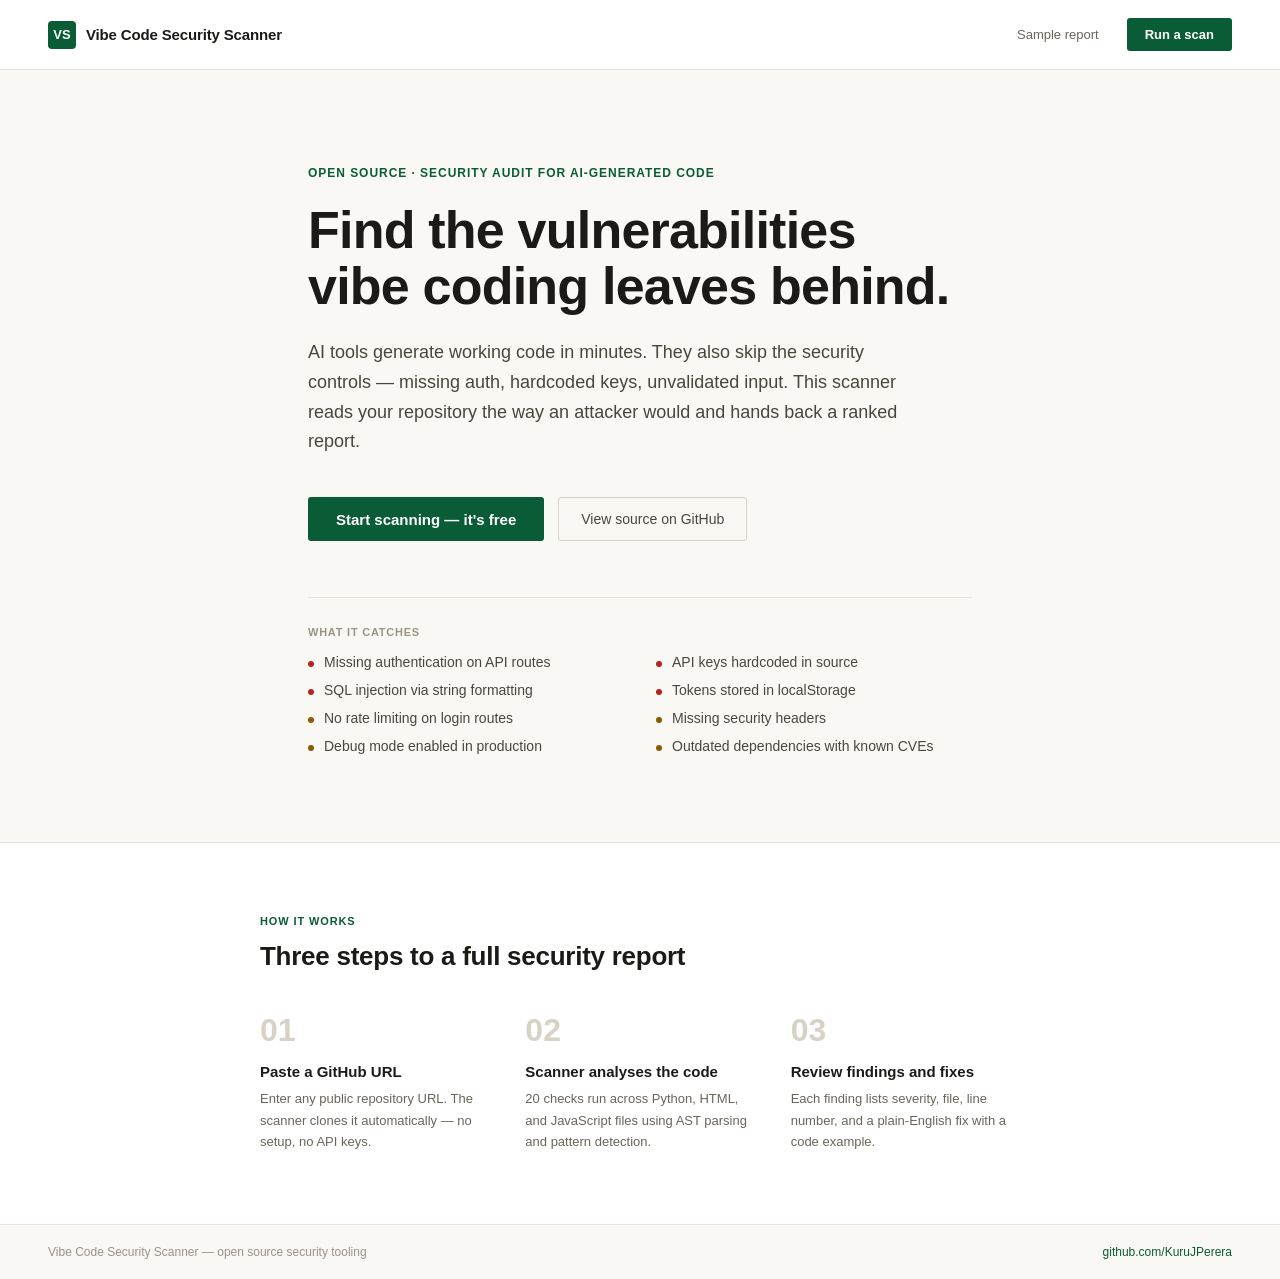
<file: static/landing.html>
<!DOCTYPE html>
<html lang="en">
<head>
<meta charset="UTF-8"/>
<meta name="viewport" content="width=device-width, initial-scale=1.0"/>
<title>Vibe Code Security Scanner</title>
<style>
*{box-sizing:border-box;margin:0;padding:0}
body{background:#faf8f5;font-family:-apple-system,'Helvetica Neue',Helvetica,Arial,sans-serif;color:#1c1a17}
a{color:#0a5c36;text-decoration:none}
a:hover{color:#073d24;text-decoration:underline}
.topbar{background:#fff;border-bottom:1px solid #e6e1d8;padding:18px 48px;display:flex;align-items:center;justify-content:space-between}
.logo{width:28px;height:28px;background:#0a5c36;border-radius:4px;display:flex;align-items:center;justify-content:center;font-size:13px;font-weight:700;color:#fff}
.topbar-left{display:flex;align-items:center;gap:10px}
.topbar-title{font-size:15px;font-weight:600;letter-spacing:-0.01em}
.topbar-nav{display:flex;align-items:center;gap:28px}
.btn-primary{display:inline-flex;align-items:center;gap:8px;background:#0a5c36;color:#fff;font-size:13px;font-weight:600;padding:9px 18px;border-radius:3px;text-decoration:none}
.btn-primary:hover{background:#073d24;text-decoration:none;color:#fff}
.btn-ghost{display:inline-flex;align-items:center;gap:8px;background:transparent;color:#4a453d;font-size:14px;padding:13px 22px;border-radius:3px;border:1px solid #d8d2c6;text-decoration:none}
.btn-ghost:hover{border-color:#0a5c36;color:#0a5c36;text-decoration:none}
.hero{max-width:760px;margin:0 auto;padding:96px 48px 88px}
.eyebrow{font-size:12px;font-weight:600;letter-spacing:.08em;text-transform:uppercase;color:#0a5c36;margin-bottom:22px}
.hero h1{font-size:52px;font-weight:700;line-height:1.08;letter-spacing:-0.015em;margin-bottom:24px}
.hero-sub{font-size:18px;line-height:1.65;color:#4a453d;max-width:600px;margin-bottom:40px}
.cta-row{display:flex;gap:14px;margin-bottom:56px;flex-wrap:wrap}
.btn-hero{display:inline-flex;align-items:center;gap:8px;background:#0a5c36;color:#fff;font-size:15px;font-weight:600;padding:13px 28px;border-radius:3px;text-decoration:none}
.btn-hero:hover{background:#073d24;text-decoration:none;color:#fff}
.checks-section{border-top:1px solid #e6e1d8;padding-top:28px}
.checks-label{font-size:11px;font-weight:600;text-transform:uppercase;letter-spacing:.07em;color:#9a9287;margin-bottom:16px}
.checks-grid{display:grid;grid-template-columns:1fr 1fr;gap:12px 32px}
.check-item{display:flex;align-items:baseline;gap:10px;font-size:14px;color:#4a453d}
.dot{width:6px;height:6px;border-radius:50%;flex-shrink:0;margin-top:5px}
.dot-red{background:#b3261e}
.dot-amber{background:#8a5a00}
.steps-section{background:#fff;border-top:1px solid #e6e1d8;border-bottom:1px solid #e6e1d8;padding:72px 48px}
.steps-inner{max-width:760px;margin:0 auto}
.steps-eyebrow{font-size:11px;font-weight:600;color:#0a5c36;text-transform:uppercase;letter-spacing:.08em;margin-bottom:14px}
.steps-title{font-size:26px;font-weight:700;letter-spacing:-0.01em;margin-bottom:40px}
.steps-grid{display:grid;grid-template-columns:repeat(3,1fr);gap:36px}
.step-num{font-size:32px;font-weight:700;color:#d8d2c6;margin-bottom:14px;font-variant-numeric:tabular-nums}
.step-title{font-size:15px;font-weight:600;margin-bottom:8px}
.step-desc{font-size:13px;color:#6b6459;line-height:1.65}
.footer{padding:20px 48px;display:flex;align-items:center;justify-content:space-between}
.footer-text{font-size:12px;color:#9a9287}
@media(max-width:768px){
  .topbar{padding:14px 24px}
  .hero{padding:56px 24px}
  .hero h1{font-size:34px}
  .checks-grid{grid-template-columns:1fr}
  .steps-section{padding:48px 24px}
  .steps-grid{grid-template-columns:1fr;gap:24px}
  .footer{padding:16px 24px;flex-direction:column;gap:8px;text-align:center}
}
</style>
</head>
<body>

<div class="topbar">
  <div class="topbar-left">
    <div class="logo">VS</div>
    <span class="topbar-title">Vibe Code Security Scanner</span>
  </div>
  <div class="topbar-nav">
    <a href="/results" style="font-size:13px;color:#6b6459">Sample report</a>
    <a href="/scanner" class="btn-primary">Run a scan</a>
  </div>
</div>

<section class="hero">
  <div class="eyebrow">Open source · Security audit for AI-generated code</div>
  <h1>Find the vulnerabilities<br/>vibe coding leaves behind.</h1>
  <p class="hero-sub">AI tools generate working code in minutes. They also skip the security controls — missing auth, hardcoded keys, unvalidated input. This scanner reads your repository the way an attacker would and hands back a ranked report.</p>
  <div class="cta-row">
    <a href="/scanner" class="btn-hero">Start scanning — it's free</a>
    <a href="https://github.com/KuruJPerera/vibe-code-security-scanner" target="_blank" class="btn-ghost">View source on GitHub</a>
  </div>
  <div class="checks-section">
    <div class="checks-label">What it catches</div>
    <div class="checks-grid">
      <div class="check-item"><span class="dot dot-red"></span>Missing authentication on API routes</div>
      <div class="check-item"><span class="dot dot-red"></span>API keys hardcoded in source</div>
      <div class="check-item"><span class="dot dot-red"></span>SQL injection via string formatting</div>
      <div class="check-item"><span class="dot dot-red"></span>Tokens stored in localStorage</div>
      <div class="check-item"><span class="dot dot-amber"></span>No rate limiting on login routes</div>
      <div class="check-item"><span class="dot dot-amber"></span>Missing security headers</div>
      <div class="check-item"><span class="dot dot-amber"></span>Debug mode enabled in production</div>
      <div class="check-item"><span class="dot dot-amber"></span>Outdated dependencies with known CVEs</div>
    </div>
  </div>
</section>

<section class="steps-section">
  <div class="steps-inner">
    <div class="steps-eyebrow">How it works</div>
    <div class="steps-title">Three steps to a full security report</div>
    <div class="steps-grid">
      <div>
        <div class="step-num">01</div>
        <div class="step-title">Paste a GitHub URL</div>
        <div class="step-desc">Enter any public repository URL. The scanner clones it automatically — no setup, no API keys.</div>
      </div>
      <div>
        <div class="step-num">02</div>
        <div class="step-title">Scanner analyses the code</div>
        <div class="step-desc">20 checks run across Python, HTML, and JavaScript files using AST parsing and pattern detection.</div>
      </div>
      <div>
        <div class="step-num">03</div>
        <div class="step-title">Review findings and fixes</div>
        <div class="step-desc">Each finding lists severity, file, line number, and a plain-English fix with a code example.</div>
      </div>
    </div>
  </div>
</section>

<div class="footer">
  <span class="footer-text">Vibe Code Security Scanner — open source security tooling</span>
  <a href="https://github.com/KuruJPerera/vibe-code-security-scanner" target="_blank" style="font-size:12px">github.com/KuruJPerera</a>
</div>

</body>
</html>
</file>
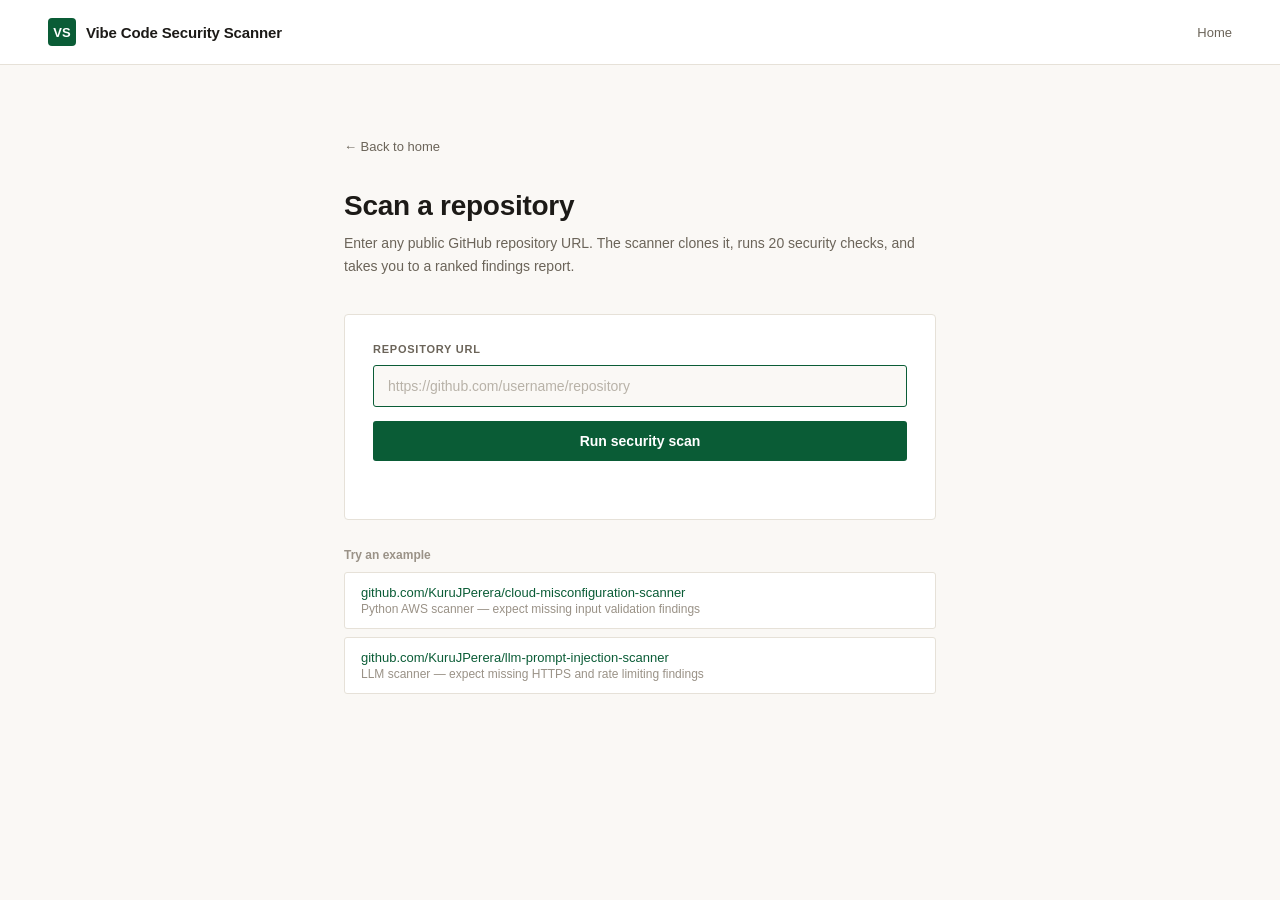
<file: static/scanner.html>
<!DOCTYPE html>
<html lang="en">
<head>
<meta charset="UTF-8"/>
<meta name="viewport" content="width=device-width, initial-scale=1.0"/>
<title>Scan — Vibe Code Security Scanner</title>
<style>
*{box-sizing:border-box;margin:0;padding:0}
body{background:#faf8f5;font-family:-apple-system,'Helvetica Neue',Helvetica,Arial,sans-serif;color:#1c1a17}
a{color:#0a5c36;text-decoration:none}
a:hover{color:#073d24}
@keyframes spin{to{transform:rotate(360deg)}}
.topbar{background:#fff;border-bottom:1px solid #e6e1d8;padding:18px 48px;display:flex;align-items:center;justify-content:space-between}
.logo{width:28px;height:28px;background:#0a5c36;border-radius:4px;display:flex;align-items:center;justify-content:center;font-size:13px;font-weight:700;color:#fff}
.topbar-left{display:flex;align-items:center;gap:10px}
.topbar-title{font-size:15px;font-weight:600;letter-spacing:-0.01em}
.wrap{max-width:640px;margin:0 auto;padding:72px 24px}
.back{display:inline-flex;align-items:center;gap:6px;font-size:13px;color:#6b6459;margin-bottom:36px}
.back:hover{color:#1c1a17}
.page-title{font-size:28px;font-weight:700;letter-spacing:-0.01em;margin-bottom:10px}
.page-sub{font-size:14px;color:#6b6459;line-height:1.65;margin-bottom:36px}
.card{background:#fff;border:1px solid #e6e1d8;border-radius:4px;padding:28px}
.input-label{font-size:11px;font-weight:600;color:#6b6459;text-transform:uppercase;letter-spacing:.07em;margin-bottom:10px}
.url-input{width:100%;padding:12px 14px;border-radius:3px;border:1px solid #d8d2c6;background:#faf8f5;color:#1c1a17;font-size:14px;outline:none;margin-bottom:14px;font-family:inherit;transition:border-color .15s}
.url-input:focus{border-color:#0a5c36}
.url-input::placeholder{color:#b8b2a8}
.scan-btn{width:100%;padding:12px;border-radius:3px;border:none;background:#0a5c36;color:#fff;font-size:14px;font-weight:600;cursor:pointer;display:flex;align-items:center;justify-content:center;gap:8px;transition:background .15s}
.scan-btn:hover{background:#073d24}
.scan-btn:disabled{opacity:.6;cursor:wait}
.spinner{width:13px;height:13px;border:2px solid rgba(255,255,255,.35);border-top-color:#fff;border-radius:50%;animation:spin .6s linear infinite;display:none}
.status{margin-top:12px;font-size:13px;color:#6b6459;min-height:18px}
.examples{margin-top:28px}
.examples-label{font-size:12px;font-weight:600;color:#9a9287;margin-bottom:10px}
.example{padding:12px 16px;background:#fff;border:1px solid #e6e1d8;border-radius:3px;margin-bottom:8px;cursor:pointer;transition:border-color .15s}
.example:hover{border-color:#0a5c36}
.example-url{font-size:13px;color:#0a5c36;font-weight:500}
.example-desc{font-size:12px;color:#9a9287;margin-top:2px}
</style>
</head>
<body>

<div class="topbar">
  <div class="topbar-left">
    <div class="logo">VS</div>
    <span class="topbar-title">Vibe Code Security Scanner</span>
  </div>
  <a href="/" style="font-size:13px;color:#6b6459">Home</a>
</div>

<div class="wrap">
  <a href="/" class="back">← Back to home</a>
  <div class="page-title">Scan a repository</div>
  <p class="page-sub">Enter any public GitHub repository URL. The scanner clones it, runs 20 security checks, and takes you to a ranked findings report.</p>

  <div class="card">
    <div class="input-label">Repository URL</div>
    <input class="url-input" id="repoUrl" type="text" placeholder="https://github.com/username/repository" autofocus/>
    <button class="scan-btn" id="scanBtn" onclick="runScan()">
      <div class="spinner" id="spinner"></div>
      <span id="btnLabel">Run security scan</span>
    </button>
    <div class="status" id="statusText"></div>
  </div>

  <div class="examples">
    <div class="examples-label">Try an example</div>
    <div class="example" onclick="setUrl('https://github.com/KuruJPerera/cloud-misconfiguration-scanner')">
      <div class="example-url">github.com/KuruJPerera/cloud-misconfiguration-scanner</div>
      <div class="example-desc">Python AWS scanner — expect missing input validation findings</div>
    </div>
    <div class="example" onclick="setUrl('https://github.com/KuruJPerera/llm-prompt-injection-scanner')">
      <div class="example-url">github.com/KuruJPerera/llm-prompt-injection-scanner</div>
      <div class="example-desc">LLM scanner — expect missing HTTPS and rate limiting findings</div>
    </div>
  </div>
</div>

<script>
function setUrl(url){
  document.getElementById('repoUrl').value = url;
  document.getElementById('repoUrl').focus();
}

async function runScan(){
  const url = document.getElementById('repoUrl').value.trim();
  if(!url) return;
  const btn = document.getElementById('scanBtn');
  const spinner = document.getElementById('spinner');
  const label = document.getElementById('btnLabel');
  const status = document.getElementById('statusText');
  btn.disabled = true;
  spinner.style.display = 'block';
  label.textContent = 'Scanning...';
  status.textContent = 'Cloning and scanning repository...';
  try {
    const res = await fetch('/scan', {
      method: 'POST',
      headers: {'Content-Type': 'application/json'},
      body: JSON.stringify({repo_url: url})
    });
    const data = await res.json();
    if(!res.ok) throw new Error(data.detail || 'Scan failed');
    status.textContent = 'Scan complete. Redirecting to results...';
    window.location.href = '/results?scan_id=' + data.scan_id;
  } catch(e){
    status.textContent = e.message;
    btn.disabled = false;
    spinner.style.display = 'none';
    label.textContent = 'Run security scan';
  }
}

document.getElementById('repoUrl').addEventListener('keydown', e => {
  if(e.key === 'Enter') runScan();
});
</script>
</body>
</html>
</file>
